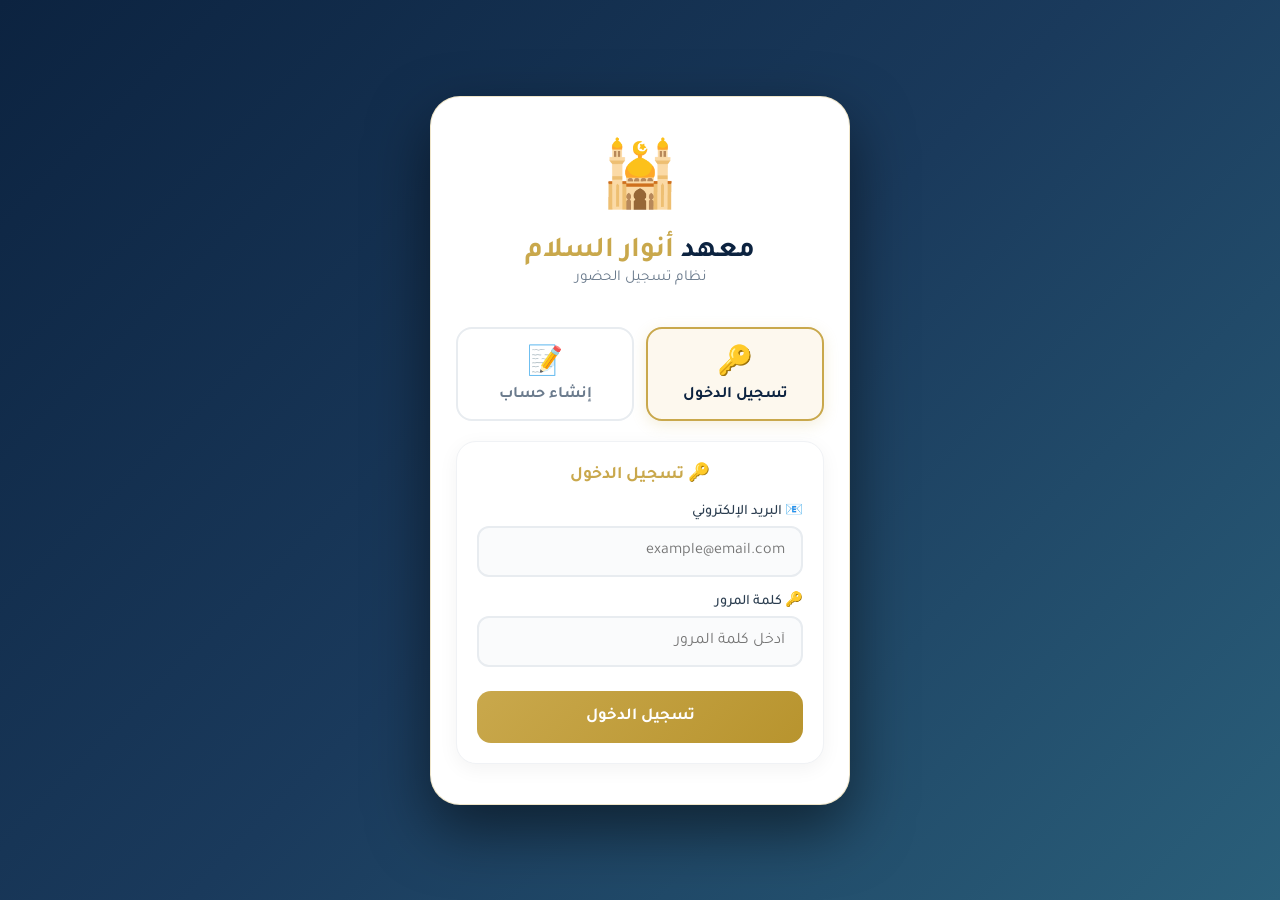
<file: index.html>
<!DOCTYPE html>
<html lang="ar" dir="rtl">
<head>
    <meta charset="UTF-8" />
    <meta name="viewport" content="width=device-width, initial-scale=1.0, maximum-scale=1.0, user-scalable=no" />
    <title>معهد أنوار السلام</title>
    <link href="https://fonts.googleapis.com/css2?family=Tajawal:wght@300;400;500;700&display=swap" rel="stylesheet" />
    <style>
        * {
            margin: 0;
            padding: 0;
            box-sizing: border-box;
        }
        body {
            font-family: 'Tajawal', 'Arial', sans-serif;
            background: linear-gradient(135deg, #0C2340, #1A3A5C, #2A5F7A);
            min-height: 100vh;
            display: flex;
            justify-content: center;
            align-items: center;
            padding: 20px;
        }
        .container {
            width: 100%;
            max-width: 420px;
            background: #ffffff;
            border-radius: 30px;
            padding: 30px 25px;
            box-shadow: 0 25px 60px rgba(0, 0, 0, 0.5);
            border: 1px solid rgba(201, 168, 76, 0.3);
        }
        .logo {
            text-align: center;
            padding: 10px 0 25px;
        }
        .logo .icon {
            font-size: 4rem;
            display: block;
            margin-bottom: 8px;
        }
        .logo h1 {
            font-size: 1.8rem;
            font-weight: 700;
            color: #0C2340;
        }
        .logo h1 span {
            color: #C9A84C;
        }
        .logo p {
            color: #6B7B8D;
            font-size: 0.95rem;
        }

        .tab-selector {
            display: grid;
            grid-template-columns: 1fr 1fr;
            gap: 12px;
            margin: 15px 0 20px;
        }
        .tab-btn {
            padding: 14px 10px;
            border: 2px solid #E8ECF0;
            border-radius: 16px;
            background: white;
            font-size: 1rem;
            font-weight: 600;
            cursor: pointer;
            transition: all 0.3s;
            font-family: 'Tajawal', 'Arial', sans-serif;
            color: #6B7B8D;
        }
        .tab-btn:active {
            transform: scale(0.95);
        }
        .tab-btn .emoji {
            display: block;
            font-size: 1.8rem;
            margin-bottom: 3px;
        }
        .tab-btn.active {
            border-color: #C9A84C;
            background: #FDF8EE;
            color: #0C2340;
            box-shadow: 0 4px 15px rgba(201, 168, 76, 0.2);
        }

        .form-card {
            background: white;
            border-radius: 20px;
            padding: 20px;
            box-shadow: 0 5px 20px rgba(0, 0, 0, 0.05);
            margin: 10px 0;
            display: none;
            border: 1px solid #F0F2F5;
        }
        .form-card.active {
            display: block;
            animation: slideDown 0.4s ease;
        }
        @keyframes slideDown {
            from {
                opacity: 0;
                transform: translateY(-20px);
            }
            to {
                opacity: 1;
                transform: translateY(0);
            }
        }
        .form-card h3 {
            color: #0C2340;
            font-size: 1.1rem;
            margin-bottom: 15px;
            text-align: center;
        }
        .form-card h3 span {
            color: #C9A84C;
        }

        .input-group {
            margin-bottom: 14px;
        }
        .input-group label {
            display: block;
            font-weight: 500;
            color: #2C3E50;
            margin-bottom: 5px;
            font-size: 0.9rem;
        }
        .input-group input,
        .input-group select {
            width: 100%;
            padding: 14px 16px;
            border: 2px solid #E8ECF0;
            border-radius: 12px;
            font-size: 1rem;
            font-family: 'Tajawal', 'Arial', sans-serif;
            transition: all 0.3s;
            background: #FAFBFC;
            color: #2C3E50;
        }
        .input-group input:focus,
        .input-group select:focus {
            outline: none;
            border-color: #C9A84C;
            box-shadow: 0 0 0 4px rgba(201, 168, 76, 0.15);
        }
        .input-group small {
            display: block;
            color: #95A5A6;
            font-size: 0.75rem;
            margin-top: 3px;
        }

        .phone-input {
            display: flex;
            align-items: center;
            background: #FAFBFC;
            border: 2px solid #E8ECF0;
            border-radius: 12px;
            overflow: hidden;
            transition: all 0.3s;
        }
        .phone-input:focus-within {
            border-color: #C9A84C;
            box-shadow: 0 0 0 4px rgba(201, 168, 76, 0.15);
        }
        .phone-input .country {
            padding: 14px 10px;
            background: #C9A84C;
            color: white;
            font-weight: 700;
            font-size: 0.85rem;
            min-width: 50px;
            text-align: center;
        }
        .phone-input input {
            border: none !important;
            flex: 1;
            padding: 14px 14px;
            background: transparent;
            font-size: 1rem;
            font-family: 'Tajawal', 'Arial', sans-serif;
            color: #2C3E50;
        }
        .phone-input input:focus {
            box-shadow: none !important;
        }

        .btn-primary {
            width: 100%;
            padding: 16px;
            background: linear-gradient(135deg, #C9A84C, #B8942E);
            color: white;
            border: none;
            border-radius: 14px;
            font-size: 1.05rem;
            font-weight: 700;
            cursor: pointer;
            transition: all 0.3s;
            font-family: 'Tajawal', 'Arial', sans-serif;
            margin-top: 10px;
        }
        .btn-primary:active {
            transform: scale(0.96);
        }
        .btn-primary:disabled {
            opacity: 0.6;
            cursor: not-allowed;
        }

        .role-selector {
            display: grid;
            grid-template-columns: 1fr 1fr;
            gap: 10px;
            margin: 10px 0;
        }
        .role-btn {
            padding: 14px;
            border: 2px solid #E8ECF0;
            border-radius: 12px;
            background: white;
            font-size: 1rem;
            font-weight: 600;
            cursor: pointer;
            transition: all 0.3s;
            font-family: 'Tajawal', 'Arial', sans-serif;
            color: #6B7B8D;
        }
        .role-btn:active {
            transform: scale(0.95);
        }
        .role-btn .emoji {
            display: block;
            font-size: 1.8rem;
            margin-bottom: 3px;
        }
        .role-btn.active {
            border-color: #C9A84C;
            background: #FDF8EE;
            color: #0C2340;
        }

        .message {
            margin-top: 15px;
            padding: 14px;
            border-radius: 14px;
            text-align: center;
            font-weight: 500;
            display: none;
            font-size: 0.95rem;
        }
        .message.success {
            display: block;
            background: #E8F5E9;
            color: #2E7D32;
        }
        .message.error {
            display: block;
            background: #FFEBEE;
            color: #C62828;
        }

        .loading {
            display: inline-block;
            width: 18px;
            height: 18px;
            border: 3px solid rgba(255, 255, 255, 0.3);
            border-top: 3px solid white;
            border-radius: 50%;
            animation: spin 0.8s linear infinite;
            vertical-align: middle;
            margin-left: 10px;
        }
        @keyframes spin {
            0% {
                transform: rotate(0deg);
            }
            100% {
                transform: rotate(360deg);
            }
        }

        .teacher-code-section {
            display: none;
            margin-top: 10px;
            padding: 15px;
            background: #FFF8E7;
            border-radius: 12px;
            border: 2px dashed #C9A84C;
        }
        .teacher-code-section .input-group {
            margin-bottom: 0;
        }

        .grade-section {
            display: block;
        }
        .grade-section.hidden {
            display: none;
        }

        @media (max-width: 480px) {
            .container {
                padding: 20px 15px;
            }
            .logo h1 {
                font-size: 1.5rem;
            }
            .role-btn {
                padding: 12px 8px;
                font-size: 0.85rem;
            }
            .role-btn .emoji {
                font-size: 1.5rem;
            }
        }
    </style>
</head>
<body>

    <div class="container">

        <!-- ===== الشعار ===== -->
        <div class="logo">
            <span class="icon">🕌</span>
            <h1>معهد <span>أنوار السلام</span></h1>
            <p>نظام تسجيل الحضور</p>
        </div>

        <!-- ===== التبويبات ===== -->
        <div class="tab-selector">
            <button id="loginTab" class="tab-btn active" onclick="showLogin()">
                <span class="emoji">🔑</span> تسجيل الدخول
            </button>
            <button id="registerTab" class="tab-btn" onclick="showRegister()">
                <span class="emoji">📝</span> إنشاء حساب
            </button>
        </div>

        <!-- ===== تسجيل الدخول ===== -->
        <div id="loginForm" class="form-card active">
            <h3>🔑 <span>تسجيل الدخول</span></h3>
            <div class="input-group">
                <label>📧 البريد الإلكتروني</label>
                <input type="email" id="loginEmail" placeholder="example@email.com" />
            </div>
            <div class="input-group">
                <label>🔑 كلمة المرور</label>
                <input type="password" id="loginPassword" placeholder="أدخل كلمة المرور" />
            </div>
            <button id="loginBtn" class="btn-primary" onclick="loginUser()">تسجيل الدخول</button>
        </div>

        <!-- ===== إنشاء حساب ===== -->
        <div id="registerForm" class="form-card">
            <h3>📝 <span>إنشاء حساب جديد</span></h3>

            <div class="input-group">
                <label>👤 الاسم الثلاثي</label>
                <input type="text" id="regName" placeholder="مثال: علي حسين حسين" />
                <small>الاسم باللغة العربية فقط</small>
            </div>

            <div class="input-group">
                <label>📧 البريد الإلكتروني</label>
                <input type="email" id="regEmail" placeholder="example@email.com" />
            </div>

            <div class="input-group">
                <label>📱 رقم الهاتف</label>
                <div class="phone-input">
                    <span class="country">+964</span>
                    <input type="tel" id="regPhone" placeholder="7XXXXXXXXX" maxlength="10" />
                </div>
                <small>أدخل 10 أرقام فقط</small>
            </div>

            <div class="input-group">
                <label>🔑 كلمة المرور</label>
                <input type="password" id="regPassword" placeholder="6 أحرف على الأقل" />
            </div>

            <!-- ===== اختيار الصف ===== -->
            <div id="gradeSection" class="grade-section">
                <div class="input-group">
                    <label>📚 الصف</label>
                    <select id="regGrade">
                        <option value="">-- اختر الصف --</option>
                        <option value="رابع إعدادي">رابع إعدادي</option>
                        <option value="خامس إعدادي">خامس إعدادي</option>
                        <option value="سادس إعدادي">سادس إعدادي</option>
                    </select>
                    <small>اختر الصف الذي تنتمي إليه</small>
                </div>
            </div>

            <!-- ===== اختيار الدور ===== -->
            <div class="role-selector">
                <button id="roleStudentBtn" class="role-btn active" onclick="selectRole('student')">
                    <span class="emoji">👤</span> طالب
                </button>
                <button id="roleTeacherBtn" class="role-btn" onclick="selectRole('teacher')">
                    <span class="emoji">👨‍🏫</span> مدرس
                </button>
            </div>

            <!-- ===== كود المدرس ===== -->
            <div id="teacherCodeSection" class="teacher-code-section">
                <div class="input-group">
                    <label>🔐 كود المدرس السري</label>
                    <input type="password" id="regTeacherCode" placeholder="أدخل الكود السري" />
                </div>
            </div>

            <button id="registerBtn" class="btn-primary" onclick="registerUser()">إنشاء حساب</button>
        </div>

        <!-- ===== الرسائل ===== -->
        <div id="message" class="message"></div>

    </div>

    <script>
        // ============================================================
        // الكود السري (مخفي)
        // ============================================================
        const TEACHER_CODE = 'zznn550011AN@';

        // ============================================================
        // المتغيرات
        // ============================================================
        let selectedRole = 'student';

        // ============================================================
        // التبديل بين التبويبات
        // ============================================================
        function showLogin() {
            document.getElementById('loginTab').classList.add('active');
            document.getElementById('registerTab').classList.remove('active');
            document.getElementById('loginForm').classList.add('active');
            document.getElementById('registerForm').classList.remove('active');
            hideMessage();
        }

        function showRegister() {
            document.getElementById('registerTab').classList.add('active');
            document.getElementById('loginTab').classList.remove('active');
            document.getElementById('registerForm').classList.add('active');
            document.getElementById('loginForm').classList.remove('active');
            hideMessage();
        }

        // ============================================================
        // اختيار الدور - مع إظهار/إخفاء الصف
        // ============================================================
        function selectRole(role) {
            selectedRole = role;

            const studentBtn = document.getElementById('roleStudentBtn');
            const teacherBtn = document.getElementById('roleTeacherBtn');
            const teacherCodeSection = document.getElementById('teacherCodeSection');
            const gradeSection = document.getElementById('gradeSection');

            if (role === 'student') {
                studentBtn.classList.add('active');
                teacherBtn.classList.remove('active');
                teacherCodeSection.style.display = 'none';
                gradeSection.classList.remove('hidden');
            } else {
                teacherBtn.classList.add('active');
                studentBtn.classList.remove('active');
                teacherCodeSection.style.display = 'block';
                gradeSection.classList.add('hidden');
            }

            hideMessage();
        }

        // ============================================================
        // دوال مساعدة
        // ============================================================
        function showMessage(text, type) {
            const el = document.getElementById('message');
            el.textContent = text;
            el.className = 'message ' + type;
        }

        function hideMessage() {
            const el = document.getElementById('message');
            el.textContent = '';
            el.className = 'message';
        }

        function setLoading(btn, loading) {
            if (loading) {
                btn.disabled = true;
                btn.innerHTML = 'جاري <span class="loading"></span>';
            } else {
                btn.disabled = false;
                btn.innerHTML = btn.id === 'loginBtn' ? 'تسجيل الدخول' : 'إنشاء حساب';
            }
        }

        function generateId() {
            return Date.now().toString(36) + Math.random().toString(36).substring(2, 8);
        }

        function isValidName(name) {
            return /^[\u0600-\u06FF\s]+$/.test(name) && name.trim().split(/\s+/).length >= 2;
        }

        function isValidEmail(email) {
            return /^[^\s@]+@[^\s@]+\.[^\s@]+$/.test(email);
        }

        function isValidPhone(phone) {
            return /^\d{10}$/.test(phone);
        }

        function isValidPassword(password) {
            return password.length >= 6;
        }

        // ============================================================
        // تسجيل الدخول
        // ============================================================
        function loginUser() {
            const email = document.getElementById('loginEmail').value.trim();
            const password = document.getElementById('loginPassword').value.trim();

            hideMessage();

            if (!isValidEmail(email)) {
                showMessage('⚠️ البريد الإلكتروني غير صحيح', 'error');
                return;
            }
            if (!password) {
                showMessage('⚠️ يرجى إدخال كلمة المرور', 'error');
                return;
            }

            setLoading(document.getElementById('loginBtn'), true);

            setTimeout(function() {
                const users = JSON.parse(localStorage.getItem('users')) || [];
                const user = users.find(u => u.email === email && u.password === password);

                if (!user) {
                    setLoading(document.getElementById('loginBtn'), false);
                    showMessage('❌ البريد أو كلمة المرور غير صحيحة', 'error');
                    return;
                }

                localStorage.setItem('currentUser', JSON.stringify(user));
                setLoading(document.getElementById('loginBtn'), false);
                showMessage('✅ تم تسجيل الدخول بنجاح!', 'success');

                setTimeout(function() {
                    window.location.href = 'dashboard.html';
                }, 1000);
            }, 1500);
        }

        // ============================================================
        // إنشاء حساب جديد
        // ============================================================
        function registerUser() {
            const name = document.getElementById('regName').value.trim();
            const email = document.getElementById('regEmail').value.trim();
            const phone = document.getElementById('regPhone').value.trim();
            const password = document.getElementById('regPassword').value.trim();
            const grade = document.getElementById('regGrade').value;
            const teacherCode = document.getElementById('regTeacherCode').value.trim();

            hideMessage();

            if (!isValidName(name)) {
                showMessage('⚠️ الاسم يجب أن يكون عربياً (ثلاثي)', 'error');
                return;
            }

            if (!isValidEmail(email)) {
                showMessage('⚠️ البريد الإلكتروني غير صحيح', 'error');
                return;
            }

            if (!isValidPhone(phone)) {
                showMessage('⚠️ رقم الهاتف يجب أن يكون 10 أرقام', 'error');
                return;
            }

            if (!isValidPassword(password)) {
                showMessage('⚠️ كلمة المرور يجب أن تكون 6 أحرف على الأقل', 'error');
                return;
            }

            const isTeacher = (selectedRole === 'teacher');
            if (isTeacher) {
                if (!teacherCode) {
                    showMessage('⚠️ يرجى إدخال كود المدرس', 'error');
                    return;
                }
                if (teacherCode !== TEACHER_CODE) {
                    showMessage('❌ كود المدرس غير صحيح!', 'error');
                    return;
                }
            }

            // التحقق من اختيار الصف (للطالب فقط)
            if (!isTeacher && !grade) {
                showMessage('⚠️ يرجى اختيار الصف', 'error');
                return;
            }

            const users = JSON.parse(localStorage.getItem('users')) || [];
            if (users.find(u => u.email === email)) {
                showMessage('⚠️ هذا البريد مسجل مسبقاً', 'error');
                return;
            }

            setLoading(document.getElementById('registerBtn'), true);

            setTimeout(function() {
                const newUser = {
                    id: generateId(),
                    name: name,
                    email: email,
                    phone: phone,
                    password: password,
                    grade: isTeacher ? 'مدرس' : grade,
                    is_teacher: isTeacher,
                    registered: new Date().toISOString()
                };

                users.push(newUser);
                localStorage.setItem('users', JSON.stringify(users));
                localStorage.setItem('currentUser', JSON.stringify(newUser));

                setLoading(document.getElementById('registerBtn'), false);
                showMessage(isTeacher ? '✅ تم التسجيل كمدرس!' : '✅ تم التسجيل كطالب!', 'success');

                setTimeout(function() {
                    window.location.href = 'dashboard.html';
                }, 1000);
            }, 1500);
        }

        // ============================================================
        // التحقق من الجلسة
        // ============================================================
        const savedUser = localStorage.getItem('currentUser');
        if (savedUser) {
            try {
                const parsed = JSON.parse(savedUser);
                if (parsed && parsed.id) {
                    window.location.href = 'dashboard.html';
                }
            } catch (e) {}
        }

        // ============================================================
        // بدء التطبيق
        // ============================================================
        console.log('🕌 معهد أنوار السلام - جاهز');
        console.log('🔑 الكود السري: ' + TEACHER_CODE);

        // تفعيل زر الطالب افتراضياً
        selectRole('student');
    </script>
</body>
</html>
</file>
